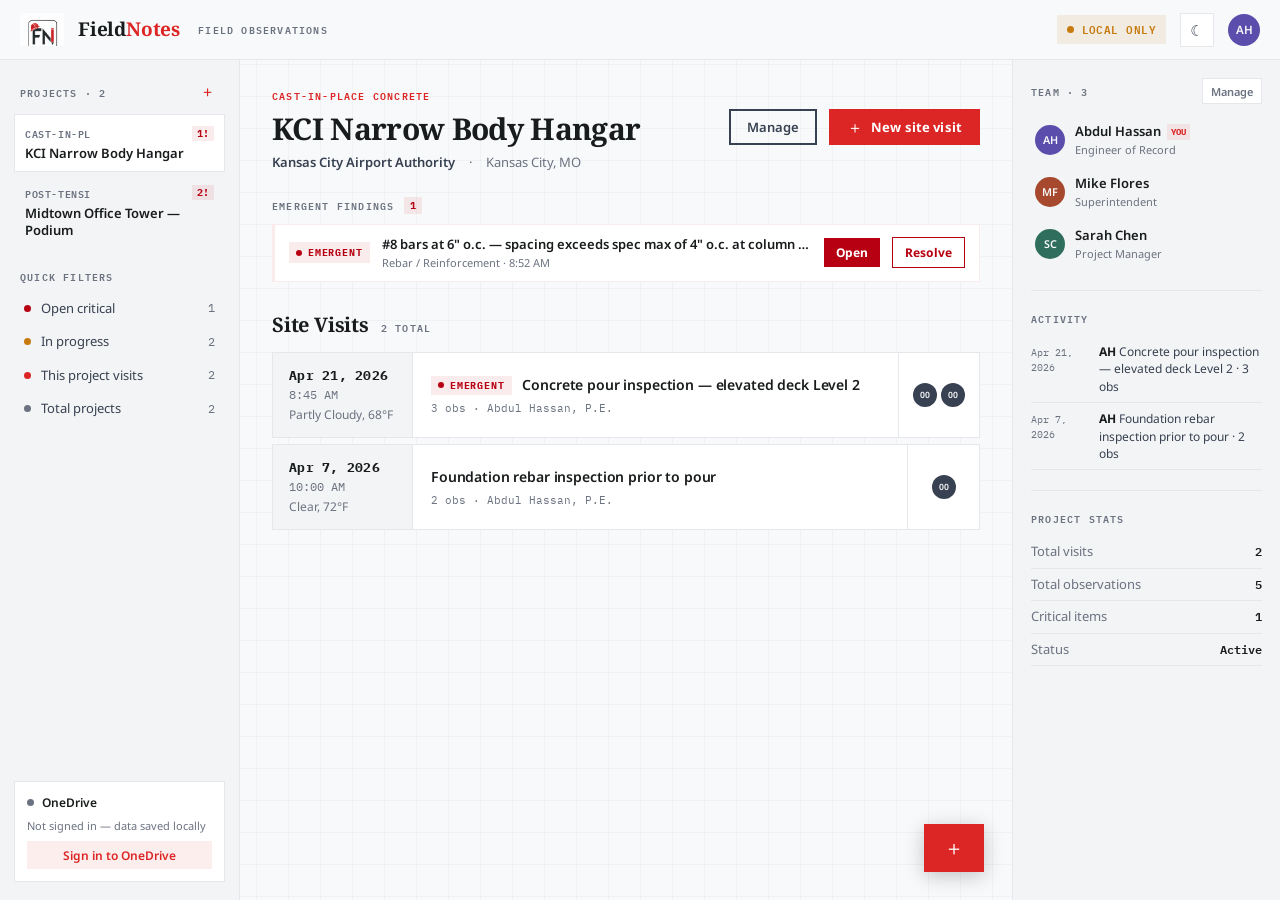
<file: index.html>
<!DOCTYPE html>
<html lang="en">
<head>
  <meta charset="UTF-8"/>
  <meta name="viewport" content="width=device-width, initial-scale=1.0, viewport-fit=cover, user-scalable=no"/>
  <meta name="apple-mobile-web-app-capable" content="yes"/>
  <meta name="apple-mobile-web-app-status-bar-style" content="default"/>
  <meta name="apple-mobile-web-app-title" content="FieldNotes"/>
  <title>FieldNotes</title>
  <link rel="icon" type="image/png" href="favicon.png"/>
  <link rel="apple-touch-icon" href="apple-touch-icon.png"/>
  <link rel="preconnect" href="https://fonts.googleapis.com"/>
  <link rel="preconnect" href="https://fonts.gstatic.com" crossorigin/>
  <link href="https://fonts.googleapis.com/css2?family=Noto+Sans:wght@400;500;600;700&family=Noto+Serif:wght@400;600;700&family=IBM+Plex+Mono:wght@400;600;700&display=swap" rel="stylesheet"/>
  <link rel="stylesheet" href="styles.css?v=12"/>
</head>
<body>
<div id="root"></div>

<!-- ── Vendor libraries (do not edit) ─────────────────────────────────────── -->
<script src="lib/msal.min.js"></script>
<script src="lib/react.min.js"></script>
<script src="lib/react-dom.min.js"></script>
<script src="lib/pdfjs-worker.min.js"></script>
<script src="lib/pdfjs.min.js"></script>
<script>
  /* Configure PDF.js worker.
     pdfjs-worker.min.js (loaded above) creates a blob URL and stores it in
     window.__pdfWorkerUrl — use that blob URL as the workerSrc so PDF.js
     can actually start the worker. Do NOT overwrite __pdfWorkerUrl. */
  if (window.pdfjsLib && window.__pdfWorkerUrl) {
    pdfjsLib.GlobalWorkerOptions.workerSrc = window.__pdfWorkerUrl;
  }
</script>
<script src="lib/vendor-extra.min.js"></script>

<!-- ── App source files (load order matters — dependencies first) ─────────── -->
<script src="src/constants.js?v=12"></script>   <!-- themes, config, seed data           -->
<script src="src/utils.js?v=12"></script>       <!-- uid, fmt, ts, ds, dl, load/saveData -->
<script src="src/db.js?v=12"></script>          <!-- IndexedDB helpers                   -->
<script src="src/onedrive.js?v=12"></script>    <!-- MSAL auth, upload, sync, hook       -->
<script src="src/primitives.js?v=12"></script>  <!-- Chip, Toggle, Avatar, BackButton    -->
<script src="src/tokens.js?v=12"></script>    <!-- FN design tokens, FNAvatar, SeverityPill, etc. -->
<script src="src/drawing.js?v=12"></script>     <!-- DirectionWheel, MiniDir, CameraCone, markup -->
<script src="src/HomeScreen.js?v=12"></script>  <!-- HomeScreen, ProjectDetail, VisitRow -->
<script src="src/ProjectView.js?v=12"></script> <!-- ProjectView, PunchList, sheets      -->
<script src="src/NewVisitSetup.js?v=12"></script> <!-- 2-step new visit wizard           -->
<script src="src/reports.js?v=12"></script>     <!-- generatePDF, generateDOCX, ReportPanel -->
<script src="src/ObservationTool.js?v=12"></script> <!-- The main inspection UI          -->
<script src="src/App.js?v=12"></script>         <!-- Root App + ReactDOM.createRoot()    -->

</body>
</html>
</file>
<file: styles.css>
/* ─── CSS custom properties ─────────────────────────────────────────────────
   Light mode = :root defaults
   Dark mode  = .theme-dark overrides (toggled by applyTheme on <html>)
   ─────────────────────────────────────────────────────────────────────────── */
:root {
  --bg:       #f8f9fa;
  --bg2:      #ffffff;
  --bg3:      #f3f4f5;
  --surface:  #ffffff;
  --label:    #111827;
  --label2:   #374151;
  --label3:   #4b5563;
  --label4:   #9ca3af;
  --sep:      #e5e7eb;
  --sep-str:  #d1d5db;
  --red:      #dc2626;
  --fill1:    rgba(0,0,0,0.08);
  --fill2:    rgba(0,0,0,0.05);
  --fill3:    #f3f4f5;
  --fill4:    #e7e8e9;
}

/* Dark theme — "Structural Precision" */
html.theme-dark {
  --bg:       #0e0e0e;
  --bg2:      #131313;
  --bg3:      #1c1b1b;
  --surface:  #20201f;
  --label:    #e5e2e1;
  --label2:   #d4d4d4;
  --label3:   #ac8884;
  --label4:   #5c403c;
  --sep:      #262626;
  --sep-str:  #404040;
  --red:      #dc2626;
  --fill1:    rgba(255,255,255,0.08);
  --fill2:    rgba(255,255,255,0.04);
  --fill3:    #2a2a2a;
  --fill4:    #353535;
}

/* ─── reset ────────────────────────────────────────────────────────────────── */
*, *::before, *::after {
  box-sizing: border-box;
  margin: 0;
  padding: 0;
  -webkit-font-smoothing: antialiased;
  -moz-osx-font-smoothing: grayscale;
}
html, body, #root {
  height: 100%;
  width: 100%;
  overflow: hidden;
  background: var(--bg);
}

/* ─── Noto Sans + Noto Serif typography stack ──────────────────────────────── */
body {
  font-family: 'Noto Sans', 'Helvetica Neue', system-ui, sans-serif;
  font-size: 15px;
  line-height: 1.5;
  letter-spacing: 0;
  color: var(--label);
}
input, textarea, select, button {
  font-family: 'Noto Sans', 'Helvetica Neue', system-ui, sans-serif;
}
input::placeholder, textarea::placeholder { color: var(--label4); }
button { cursor: pointer; border: none; background: none; }

/* ─── scrollbars ────────────────────────────────────────────────────────────── */
::-webkit-scrollbar { width: 0; height: 0; }
.scroll:hover::-webkit-scrollbar { width: 5px; height: 5px; }
.scroll:hover::-webkit-scrollbar-thumb {
  background: var(--sep-str);
  border-radius: 0;
}

/* ─── animations ────────────────────────────────────────────────────────────── */
@keyframes fadeIn  { from{opacity:0}             to{opacity:1}                              }
@keyframes slideUp { from{opacity:0;transform:translateY(8px)} to{opacity:1;transform:translateY(0)} }
@keyframes scaleIn { from{opacity:0;transform:scale(0.97)}     to{opacity:1;transform:scale(1)}     }
@keyframes sheetUp { from{opacity:0;transform:translateY(40px) scale(0.98)} to{opacity:1;transform:translateY(0) scale(1)} }
@keyframes spin    { from{transform:rotate(0deg)} to{transform:rotate(360deg)}             }
@keyframes blink   { 0%,100%{opacity:1} 50%{opacity:0.3}                                  }
@keyframes pulse   { 0%,100%{transform:scale(1);opacity:1} 50%{transform:scale(1.08);opacity:0.8} }

.fade-in  { animation: fadeIn  0.25s ease both; }
.slide-up { animation: slideUp 0.3s  cubic-bezier(0.16,1,0.3,1) both; }
.scale-in { animation: scaleIn 0.22s cubic-bezier(0.16,1,0.3,1) both; }
.sheet-up { animation: sheetUp 0.35s cubic-bezier(0.16,1,0.3,1) both; }

/* ─── press feedback ────────────────────────────────────────────────────────── */
.pressable {
  transition: transform 0.1s ease, background 0.12s ease, border-color 0.12s ease;
}
.pressable:active { transform: scale(0.975); }

/* ─── navbar / glass ────────────────────────────────────────────────────────── */
.glass {
  background: rgba(248,249,250,0.92);
  -webkit-backdrop-filter: blur(16px) saturate(140%);
  backdrop-filter: blur(16px) saturate(140%);
  border-bottom: 1px solid var(--sep);
}
html.theme-dark .glass {
  background: rgba(19,19,19,0.92);
}
.glass-dark {
  background: rgba(14,14,14,0.92);
  -webkit-backdrop-filter: blur(16px) saturate(140%);
  backdrop-filter: blur(16px) saturate(140%);
  border-bottom: 1px solid var(--sep);
}

/* ─── card ──────────────────────────────────────────────────────────────────── */
/* Level 1: flat border, no radius, no shadow — engineering panel feel */
.card {
  background: var(--bg2);
  border: 1px solid var(--sep);
  border-radius: 0;
}
.card-elevated {
  background: var(--bg2);
  border: 1px solid var(--sep-str);
  border-radius: 0;
  box-shadow: 0 4px 16px rgba(0,0,0,0.06);
}

/* ─── inputs ────────────────────────────────────────────────────────────────── */
.sys-input {
  width: 100%;
  background: var(--bg2);
  border: 1px solid var(--sep);
  border-radius: 0;
  padding: 10px 12px;
  font-size: 14px;
  outline: none;
  color: var(--label);
  transition: border-color 0.15s ease;
}
.sys-input:focus {
  border-color: var(--red);
  box-shadow: none;
}

/* ─── buttons ───────────────────────────────────────────────────────────────── */

/* Primary — solid crimson, sharp */
.btn-primary {
  background: #dc2626;
  color: #ffffff;
  border-radius: 0;
  border: 2px solid #dc2626;
  padding: 9px 20px;
  font-size: 14px;
  font-weight: 700;
  letter-spacing: 0.04em;
  text-transform: uppercase;
  transition: background 0.12s ease, border-color 0.12s ease;
}
.btn-primary:hover   { background: #b91c1c; border-color: #b91c1c; }
.btn-primary:active  { background: #991b1b; border-color: #991b1b; transform: scale(0.975); }
.btn-primary:disabled { background: rgba(220,38,38,0.35); border-color: transparent; cursor: not-allowed; }

/* Secondary — outlined, sharp */
.btn-secondary {
  background: transparent;
  color: var(--label);
  border-radius: 0;
  border: 1.5px solid var(--label);
  padding: 9px 20px;
  font-size: 14px;
  font-weight: 600;
  letter-spacing: 0.02em;
  transition: background 0.12s ease, color 0.12s ease;
}
.btn-secondary:hover  { background: var(--fill1); }
.btn-secondary:active { transform: scale(0.975); }

/* Tinted — muted crimson tint */
.btn-tinted {
  background: rgba(220,38,38,0.08);
  color: #dc2626;
  border-radius: 0;
  border: 1px solid rgba(220,38,38,0.25);
  padding: 7px 14px;
  font-size: 13px;
  font-weight: 600;
  letter-spacing: 0.02em;
  transition: background 0.12s ease;
}
.btn-tinted:hover  { background: rgba(220,38,38,0.14); }
.btn-tinted:active { transform: scale(0.975); }

/* ─── typography ─────────────────────────────────────────────────────────────── */
/* Headings → Noto Serif (authority, precision) */
.title-1 {
  font-family: 'Noto Serif', Georgia, serif;
  font-size: 28px; font-weight: 700;
  letter-spacing: -0.02em; line-height: 1.2;
}
.title-2 {
  font-family: 'Noto Serif', Georgia, serif;
  font-size: 22px; font-weight: 600;
  letter-spacing: -0.01em; line-height: 1.25;
}
.title-3 {
  font-family: 'Noto Serif', Georgia, serif;
  font-size: 18px; font-weight: 600;
  letter-spacing: 0; line-height: 1.3;
}

/* Body / UI → Noto Sans (clarity, precision) */
.headline {
  font-family: 'Noto Sans', sans-serif;
  font-size: 15px; font-weight: 700;
  letter-spacing: 0; line-height: 1.35;
}
.body {
  font-family: 'Noto Sans', sans-serif;
  font-size: 15px; font-weight: 400;
  letter-spacing: 0; line-height: 1.6;
}
.callout {
  font-family: 'Noto Sans', sans-serif;
  font-size: 14px; font-weight: 500;
  letter-spacing: 0; line-height: 1.5;
}
.footnote {
  font-family: 'Noto Sans', sans-serif;
  font-size: 12px; font-weight: 400;
  letter-spacing: 0; line-height: 1.4;
}

/* Engineering annotation label — uppercase, tracked */
.caption {
  font-family: 'Noto Sans', sans-serif;
  font-size: 10px; font-weight: 700;
  letter-spacing: 0.08em;
  text-transform: uppercase;
  line-height: 1.2;
}

.mono {
  font-family: 'Courier New', ui-monospace, monospace;
  font-size: 13px;
  letter-spacing: 0.03em;
}

/* ─── dividers ──────────────────────────────────────────────────────────────── */
.divider        { height: 1px; background: var(--sep); }
.divider-subtle { height: 1px; background: var(--fill3); }

/* ─── segmented control ─────────────────────────────────────────────────────── */
.seg {
  display: inline-flex;
  background: var(--fill3);
  border: 1px solid var(--sep);
  border-radius: 0;
  padding: 2px;
  gap: 2px;
}
.seg-item {
  padding: 5px 14px;
  border-radius: 0;
  font-size: 12px;
  font-weight: 700;
  letter-spacing: 0.04em;
  text-transform: uppercase;
  color: var(--label3);
  transition: background 0.12s ease, color 0.12s ease;
  white-space: nowrap;
}
.seg-item.active {
  background: var(--bg2);
  color: var(--label);
  border: 1px solid var(--sep-str);
}
.seg-item:not(.active):hover {
  background: var(--fill2);
  color: var(--label2);
}
</file>
